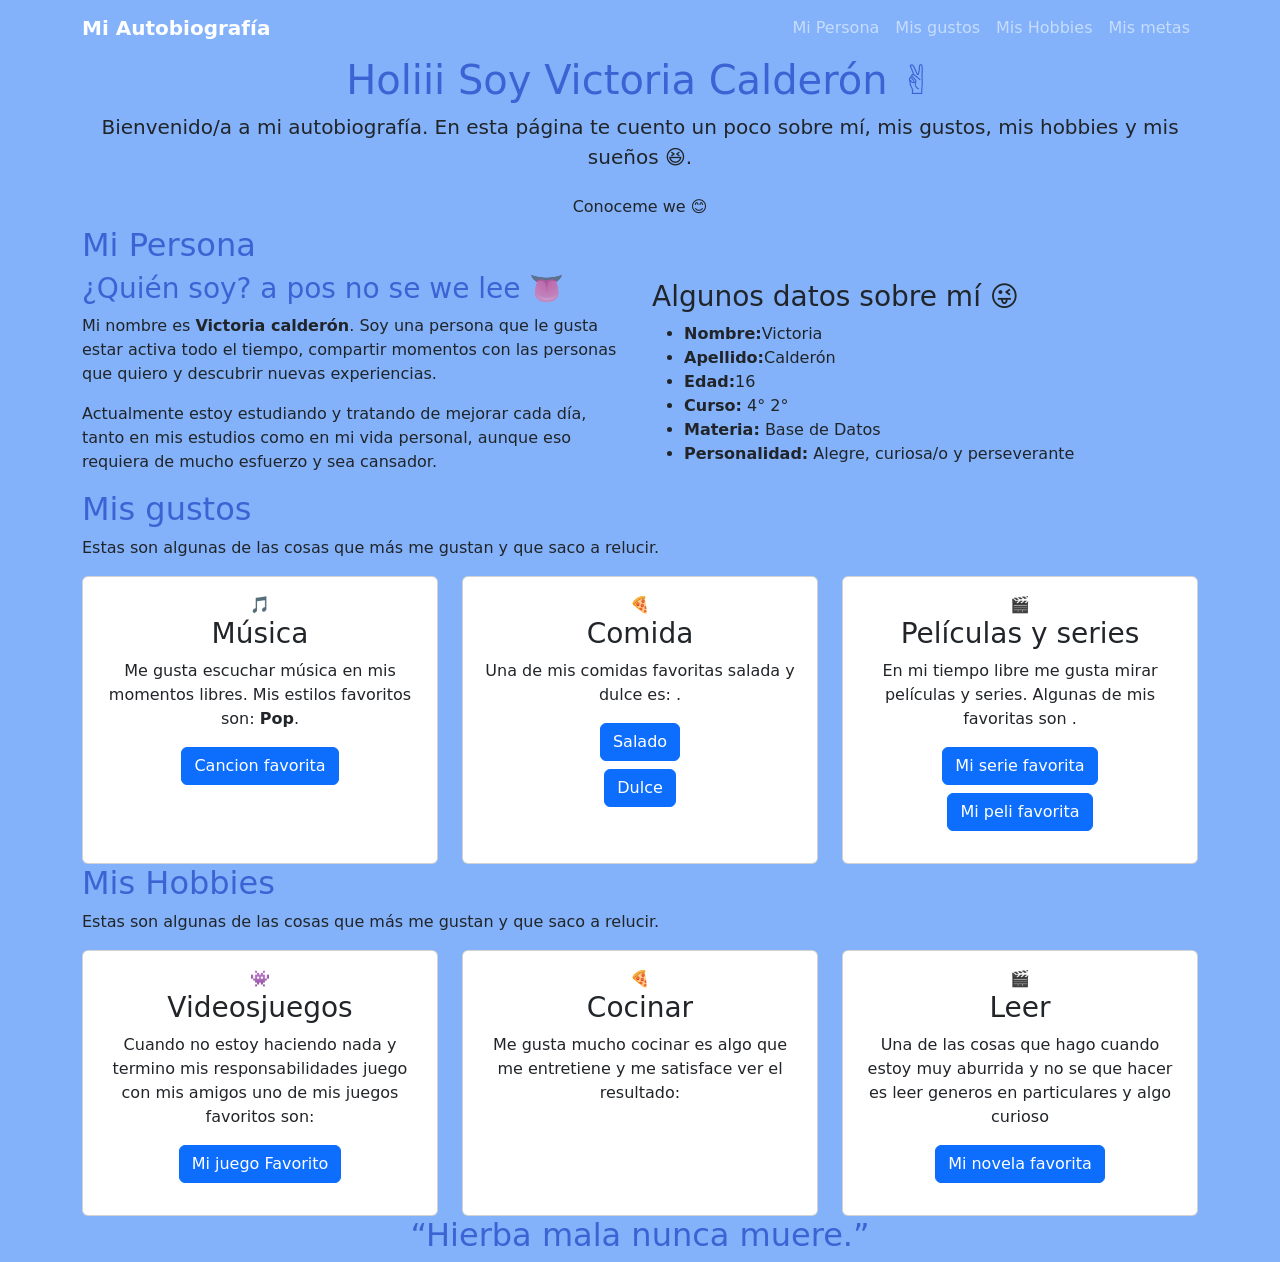
<file: hola/index.html>
<!DOCTYPE html>
<html lang="es">
<head>
    <meta charset="UTF-8">
    <meta name="viewport" content="width=device-width, initial-scale=1.0">
    <title>Mi Autobiografía</title>
    <link href="https://cdn.jsdelivr.net/npm/bootstrap@5.3.8/dist/css/bootstrap.min.css" rel="stylesheet" integrity="sha384-sRIl4kxILFvY47J16cr9ZwB07vP4J8+LH7qKQnuqkuIAvNWLzeN8tE5YBujZqJLB" crossorigin="anonymous">
    <link rel="stylesheet" href="Estilo.css">
</head>




<body>


    <nav class="navbar navbar-expand-lg navbar-dark">
        <div class="container">
            <a class="navbar-brand fw-bold" href="#">Mi Autobiografía</a>


            <button class="navbar-toggler" type="button" data-bs-toggle="collapse"
                    data-bs-target="#menu" aria-controls="menu" aria-expanded="false"
                    aria-label="Mostrar menú">
                <span class="navbar-toggler-icon"></span>
            </button>


            <div class="collapse navbar-collapse" id="menu">
                <ul class="navbar-nav ms-auto">
                    <li class="nav-item">
                        <a class="nav-link" href="#Mi-Persona">Mi Persona</a>
                    </li>
                    <li class="nav-item">
                        <a class="nav-link" href="#Mis Gustos">Mis gustos</a>
                    </li>
                    <li class="nav-item">
                        <a class="nav-link" href="#Mis Hobbies"> Mis Hobbies</a>
                    </li>
                    <li class="nav-item">
                        <a class="nav-link" href="#Mis Metas">Mis metas</a>
                    </li>
                </ul>
            </div>
        </div>
    </nav>


    <header class="hero">
        <div class="container text-center">


            <h1>Holiii Soy <span>Victoria Calderón ✌️</span></h1>
            <p class="lead">
                Bienvenido/a a mi autobiografía. En esta página te cuento un poco
                sobre mí, mis gustos, mis hobbies y mis sueños 😆.
            </p>


            <a href="#Mi-Persona" class="btn btn-principal">Conoceme we 😊</a>
        </div>
    </header>


    <section id="Mi-Persona" class="seccion">
        <div class="container">
            <h2 class="titulo-seccion">Mi Persona</h2>


            <div class="row align-items-center g-4">
                <div class="col-md-6">
                    <div class="tarjeta">
                        <h3>¿Quién soy? a pos no se we lee 👅</h3>
                        <p>
                            Mi nombre es <strong>Victoria calderón</strong>. Soy una persona
                            que le gusta estar activa todo el tiempo, compartir momentos
                            con las personas que quiero y descubrir nuevas experiencias.
                        </p>
                       
                        <p>
                            Actualmente estoy estudiando y tratando de mejorar cada día,
                            tanto en mis estudios como en mi vida personal, aunque eso requiera de mucho esfuerzo y sea cansador.
                        </p>
                    </div>
                </div>


                <div class="col-md-6">
                    <div class="datos">
                        <h3>Algunos datos sobre mí 😜</h3>
                        <ul>
                            <li><strong>Nombre:</strong>Victoria</li>
                            <li><strong>Apellido:</strong>Calderón</li>
                            <li><strong>Edad:</strong>16</li>
                            <li><strong>Curso:</strong> 4° 2°</li>
                            <li><strong>Materia:</strong> Base de Datos</li>
                            <li><strong>Personalidad:</strong> Alegre, curiosa/o y perseverante</li>
                        </ul>
                    </div>
                </div>
            </div>
        </div>
    </section>




    <section id="gustos" class="seccion seccion-clara">
        <div class="container">
            <h2 class="titulo-seccion">Mis gustos</h2>
           
            <p class="texto-centro">
                Estas son algunas de las cosas que más me gustan y que saco a relucir.
            </p>


            <div class="row g-4">
                <div class="col-md-4">
                    <div class="card tarjeta-bootstrap h-100">
                        <div class="card-body text-center">
                            <div class="icono">🎵</div>
                            <h3 class="card-title">Música</h3>
                           
                            <p class="card-text">
                                Me gusta escuchar música en mis momentos libres.
                                Mis estilos favoritos son: <strong>Pop</strong>.
                            </p>
                           
                            <div class="d-grid gap-2">
                                <a href="https://www.youtube.com/watch?v=nKolKgKnjRk&list=RDnKolKgKnjRk&start_radio=1"><button class="btn btn-primary" type="button">Cancion favorita</button></a>
                          </div>
                        </div>
                    </div>
                </div>


                <div class="col-md-4">
                    <div class="card tarjeta-bootstrap h-100">
                        <div class="card-body text-center">
                            <div class="icono">🍕</div>
                            <h3 class="card-title">Comida</h3>
                           
                            <p class="card-text">
                                Una de mis comidas favoritas salada y dulce es: <strong></strong>.
                            <div class="d-grid gap-2">
                                <a href="https://www.youtube.com/watch?v=8h-EWdPvhnM&t=821s"><button class="btn btn-primary" type="button">Salado</button></a>
                                <a href="https://www.youtube.com/watch?v=YVO9rgrtLoE"><button class="btn btn-primary" type="button">Dulce</button></a>
                            </div>
                           </p>
                       
                        </div>
                    </div>
                </div>


                <div class="col-md-4">
                    <div class="card tarjeta-bootstrap h-100">
                        <div class="card-body text-center">
                            <div class="icono">🎬</div>
                               <h3 class="card-title">Películas y series</h3>
                                 
                             <p class="card-text">
                                En mi tiempo libre me gusta mirar películas y series.
                                Algunas de mis favoritas son <strong></strong>.
                                <div class="d-grid gap-2">
                                  <a href="https://www.google.com/search?q=twd&oq=twd&gs_lcrp=EgZjaHJvbWUqBwgAEAAYjwIyBwgAEAAYjwIyCggBEC4YsQMYgAQyBwgCEAAYgAQyDQgDEC4YgwEYsQMYgAQyBwgEEC4YgAQyBwgFEC4YgAQyBwgGEAAYgAQyBggHEEUYPNIBBzczM2owajeoAgCwAgA&sourceid=chrome&ie=UTF-8"><button class="btn btn-primary" type="button">Mi serie favorita</button></a>
                                  <a href="https://www.google.com/search?q=transformes&sca_esv=b21e0fc4ad4b3263&sxsrf=APpeQnuHOxbihemKGttH9Gu71hEHdyYTJQ%3A1786477146430&ei=Wnp7arj-GLXr1AGho-LoBQ&biw=1920&bih=919&ved=0ahUKEwi4k9j9qZmWAxW1NTUKHaGRGF0Q4dUDCBA&uact=5&oq=transformes&gs_lp=[base64]&sclient=gws-wiz-serp"><button class="btn btn-primary" type="button">Mi peli favorita</button></a>
                                </div>
                             </p>
                        </div>
                    </div>
                </div>
            </div>
        </div>
    </section>




    <section id="gustos" class="seccion seccion-clara">
        <div class="container">
            <h2 class="titulo-seccion">Mis Hobbies</h2>
            <p class="texto-centro">
                Estas son algunas de las cosas que más me gustan y que saco a relucir.
            </p>
           
            <div class="row g-4">
                <div class="col-md-4">
                    <div class="card tarjeta-bootstrap h-100">
                        <div class="card-body text-center">
                            <div class="icono">👾​</div>
                            <h3 class="card-title">Videosjuegos</h3>
                            <p class="card-text">
                                Cuando no estoy haciendo nada y  termino mis responsabilidades juego con mis amigos uno de mis juegos favoritos son:</p>
                            <div class="d-grid gap-2">
                                <a href="https://share.google/MzefjEH3xG55uyMxc"><button class="btn btn-primary" type="button">Mi juego Favorito</button></a>
                          </div>
                        </div>
                    </div>
                </div>




                <div class="col-md-4">
                    <div class="card tarjeta-bootstrap h-100">
                        <div class="card-body text-center">
                            <div class="icono">🍕</div>
                            <h3 class="card-title">Cocinar</h3>
                            <p class="card-text">
                               Me gusta mucho cocinar es algo que me entretiene y me satisface ver el resultado: <strong></strong>
                            </p>
                        </div>
                    </div>
                </div>








                <div class="col-md-4">
                    <div class="card tarjeta-bootstrap h-100">
                        <div class="card-body text-center">
                            <div class="icono">🎬</div>
                              <h3 class="card-title">Leer</h3>
                               <p class="card-text">
                                  Una de las cosas que hago cuando estoy muy aburrida y no se que hacer es leer generos en particulares y algo curioso<strong></strong><div class="d-grid gap-2">
                                <a href="https://share.google/UWBaCkhPKQQZcqdIR"><button class="btn btn-primary" type="button">Mi novela favorita</button></a>
                            </div>
                            </p>
                        </div>
                    </div>
                </div>
            </div>
        </div>
    </section>




    <section class="frase">
        <div class="container text-center">
            <h2>“Hierba mala nunca muere.”</h2>
        </div>
    </section>


    <script src="https://cdn.jsdelivr.net/npm/bootstrap@5.3.3/dist/js/bootstrap.bundle.min.js"></script>


</body>
</html>
</file>
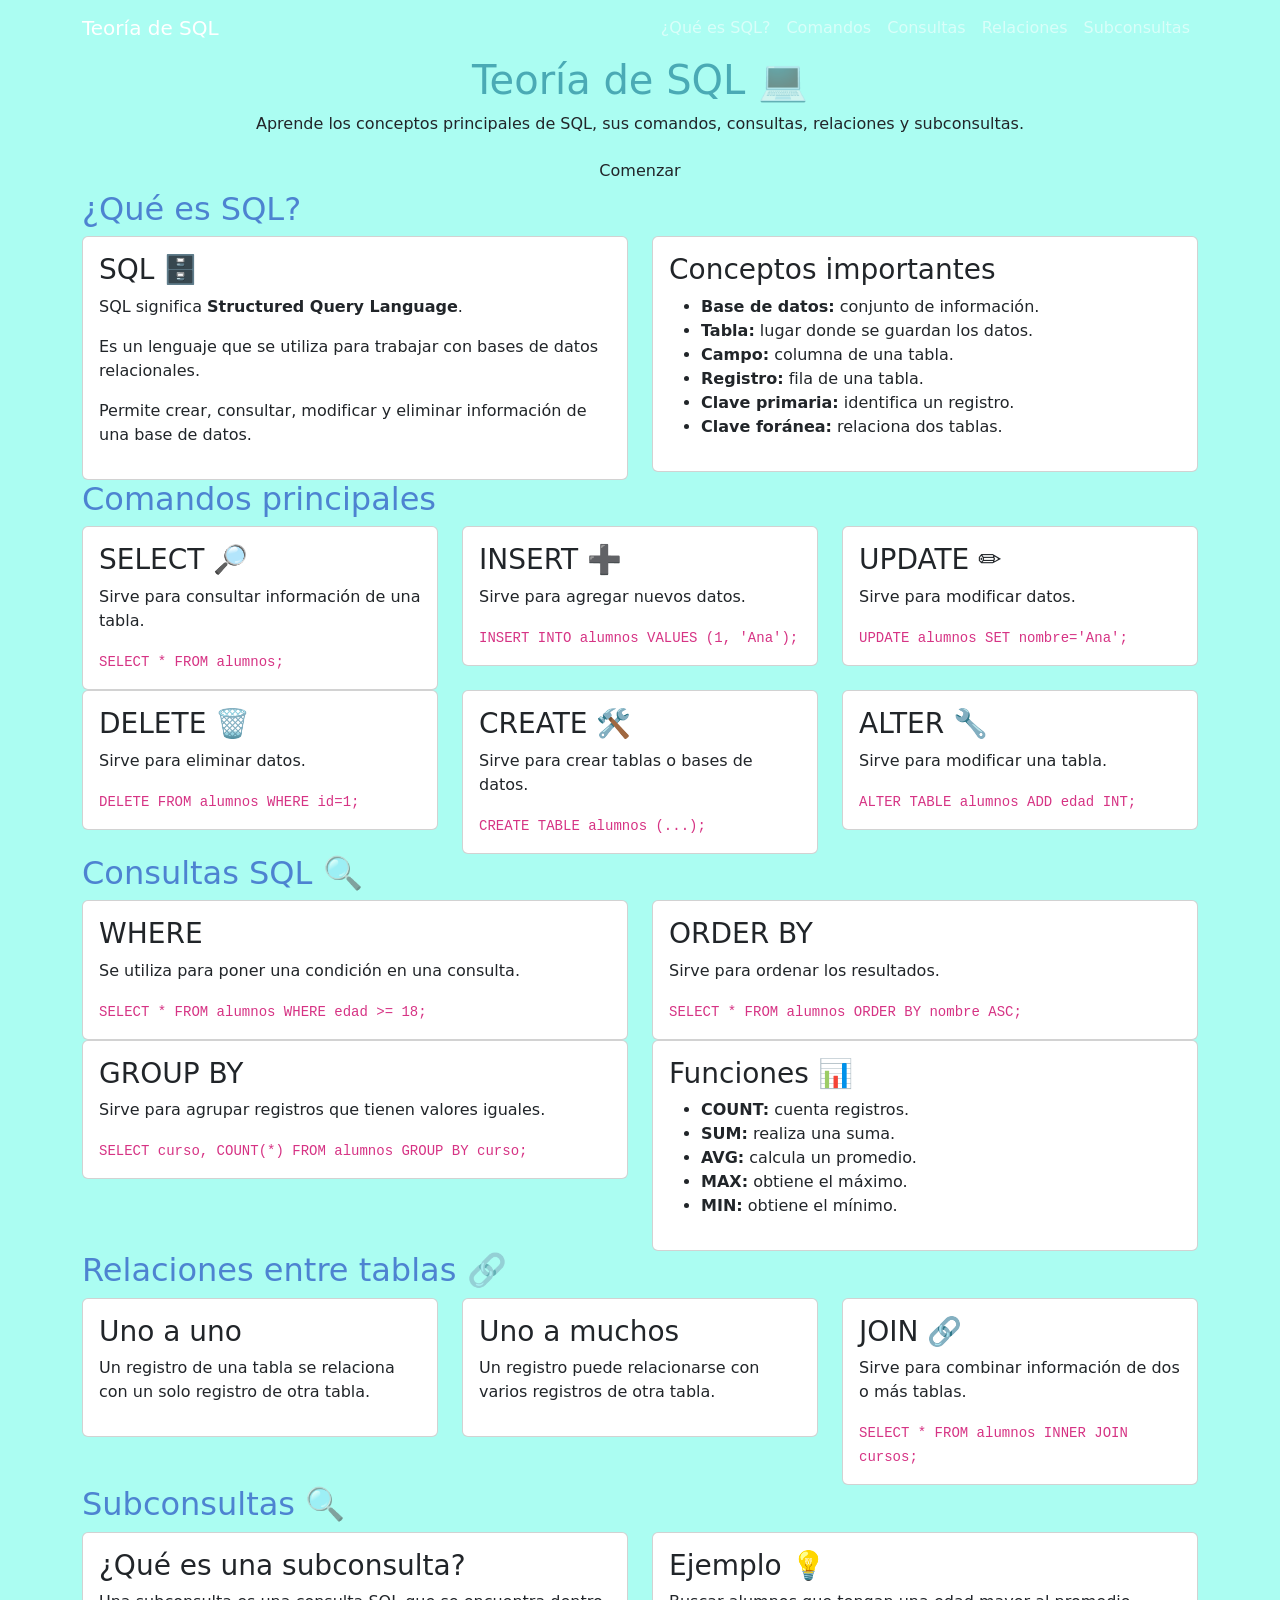
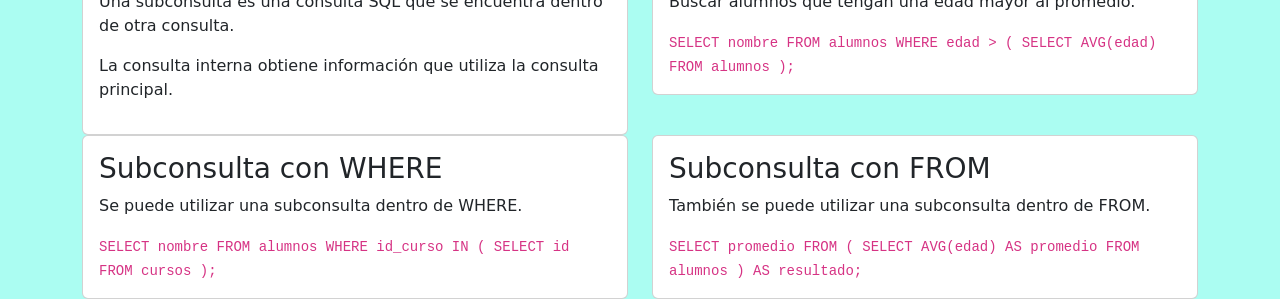
<file: Pagina de SQL/index.HTML>
<!DOCTYPE html>
<html lang="es">

<head>
    <meta charset="UTF-8">
    <meta name="viewport" content="width=device-width, initial-scale=1.0">

    <title>Teoría de SQL</title>

    <!-- Bootstrap -->
    <link href="https://cdn.jsdelivr.net/npm/bootstrap@5.3.8/dist/css/bootstrap.min.css"
          rel="stylesheet">

    <!-- Mi CSS -->
    <link rel="stylesheet" href="Estilo.css">
</head>

<body>

    <!-- MENÚ -->
    <nav class="navbar navbar-expand-lg navbar-dark">

        <div class="container">

            <a class="navbar-brand" href="#">
                Teoría de SQL
            </a>

            <button class="navbar-toggler" type="button"
                    data-bs-toggle="collapse"
                    data-bs-target="#menu">

                <span class="navbar-toggler-icon"></span>

            </button>

            <div class="collapse navbar-collapse" id="menu">

                <ul class="navbar-nav ms-auto">

                    <li class="nav-item">
                        <a class="nav-link" href="#sql">
                            ¿Qué es SQL?
                        </a>
                    </li>

                    <li class="nav-item">
                        <a class="nav-link" href="#comandos">
                            Comandos
                        </a>
                    </li>

                    <li class="nav-item">
                        <a class="nav-link" href="#consultas">
                            Consultas
                        </a>
                    </li>

                    <li class="nav-item">
                        <a class="nav-link" href="#relaciones">
                            Relaciones
                        </a>
                    </li>

                    <li class="nav-item">
                        <a class="nav-link" href="#subconsultas">
                            Subconsultas
                        </a>
                    </li>

                </ul>

            </div>

        </div>

    </nav>


    <!-- PORTADA -->
    <header class="hero">

        <div class="container text-center">

            <h1>
                Teoría de <span>SQL 💻</span>
            </h1>

            <p>
                Aprende los conceptos principales de SQL,
                sus comandos, consultas, relaciones y subconsultas.
            </p>

            <a href="#sql" class="btn btn-principal">
                Comenzar
            </a>

        </div>

    </header>


    <!-- ¿QUÉ ES SQL? -->
    <section id="sql" class="seccion">

        <div class="container">

            <h2 class="titulo-seccion">
                ¿Qué es SQL?
            </h2>

            <div class="row">

                <div class="col-md-6">

                    <div class="card">

                        <div class="card-body">

                            <h3>SQL 🗄️</h3>

                            <p>
                                SQL significa
                                <strong>Structured Query Language</strong>.
                            </p>

                            <p>
                                Es un lenguaje que se utiliza para trabajar
                                con bases de datos relacionales.
                            </p>

                            <p>
                                Permite crear, consultar, modificar y eliminar
                                información de una base de datos.
                            </p>

                        </div>

                    </div>

                </div>


                <div class="col-md-6">

                    <div class="card">

                        <div class="card-body">

                            <h3>Conceptos importantes</h3>

                            <ul>

                                <li>
                                    <strong>Base de datos:</strong>
                                    conjunto de información.
                                </li>

                                <li>
                                    <strong>Tabla:</strong>
                                    lugar donde se guardan los datos.
                                </li>

                                <li>
                                    <strong>Campo:</strong>
                                    columna de una tabla.
                                </li>

                                <li>
                                    <strong>Registro:</strong>
                                    fila de una tabla.
                                </li>

                                <li>
                                    <strong>Clave primaria:</strong>
                                    identifica un registro.
                                </li>

                                <li>
                                    <strong>Clave foránea:</strong>
                                    relaciona dos tablas.
                                </li>

                            </ul>

                        </div>

                    </div>

                </div>

            </div>

        </div>

    </section>


    <!-- COMANDOS -->
    <section id="comandos" class="seccion seccion-clara">

        <div class="container">

            <h2 class="titulo-seccion">
                Comandos principales
            </h2>

            <div class="row">


                <!-- SELECT -->
                <div class="col-md-4">

                    <div class="card">

                        <div class="card-body">

                            <h3>SELECT 🔎</h3>

                            <p>
                                Sirve para consultar información
                                de una tabla.
                            </p>

                            <code>
                                SELECT * FROM alumnos;
                            </code>

                        </div>

                    </div>

                </div>


                <!-- INSERT -->
                <div class="col-md-4">

                    <div class="card">

                        <div class="card-body">

                            <h3>INSERT ➕</h3>

                            <p>
                                Sirve para agregar nuevos datos.
                            </p>

                            <code>
                                INSERT INTO alumnos VALUES (1, 'Ana');
                            </code>

                        </div>

                    </div>

                </div>


                <!-- UPDATE -->
                <div class="col-md-4">

                    <div class="card">

                        <div class="card-body">

                            <h3>UPDATE ✏️</h3>

                            <p>
                                Sirve para modificar datos.
                            </p>

                            <code>
                                UPDATE alumnos SET nombre='Ana';
                            </code>

                        </div>

                    </div>

                </div>


                <!-- DELETE -->
                <div class="col-md-4">

                    <div class="card">

                        <div class="card-body">

                            <h3>DELETE 🗑️</h3>

                            <p>
                                Sirve para eliminar datos.
                            </p>

                            <code>
                                DELETE FROM alumnos WHERE id=1;
                            </code>

                        </div>

                    </div>

                </div>


                <!-- CREATE -->
                <div class="col-md-4">

                    <div class="card">

                        <div class="card-body">

                            <h3>CREATE 🛠️</h3>

                            <p>
                                Sirve para crear tablas
                                o bases de datos.
                            </p>

                            <code>
                                CREATE TABLE alumnos (...);
                            </code>

                        </div>

                    </div>

                </div>


                <!-- ALTER -->
                <div class="col-md-4">

                    <div class="card">

                        <div class="card-body">

                            <h3>ALTER 🔧</h3>

                            <p>
                                Sirve para modificar una tabla.
                            </p>

                            <code>
                                ALTER TABLE alumnos ADD edad INT;
                            </code>

                        </div>

                    </div>

                </div>

            </div>

        </div>

    </section>


    <!-- CONSULTAS -->
    <section id="consultas" class="seccion">

        <div class="container">

            <h2 class="titulo-seccion">
                Consultas SQL 🔍
            </h2>

            <div class="row">


                <!-- WHERE -->
                <div class="col-md-6">

                    <div class="card">

                        <div class="card-body">

                            <h3>WHERE</h3>

                            <p>
                                Se utiliza para poner una condición
                                en una consulta.
                            </p>

                            <code>
                                SELECT * FROM alumnos
                                WHERE edad >= 18;
                            </code>

                        </div>

                    </div>

                </div>


                <!-- ORDER BY -->
                <div class="col-md-6">

                    <div class="card">

                        <div class="card-body">

                            <h3>ORDER BY</h3>

                            <p>
                                Sirve para ordenar los resultados.
                            </p>

                            <code>
                                SELECT * FROM alumnos
                                ORDER BY nombre ASC;
                            </code>

                        </div>

                    </div>

                </div>


                <!-- GROUP BY -->
                <div class="col-md-6">

                    <div class="card">

                        <div class="card-body">

                            <h3>GROUP BY</h3>

                            <p>
                                Sirve para agrupar registros
                                que tienen valores iguales.
                            </p>

                            <code>
                                SELECT curso, COUNT(*)
                                FROM alumnos
                                GROUP BY curso;
                            </code>

                        </div>

                    </div>

                </div>


                <!-- FUNCIONES -->
                <div class="col-md-6">

                    <div class="card">

                        <div class="card-body">

                            <h3>Funciones 📊</h3>

                            <ul>

                                <li>
                                    <strong>COUNT:</strong>
                                    cuenta registros.
                                </li>

                                <li>
                                    <strong>SUM:</strong>
                                    realiza una suma.
                                </li>

                                <li>
                                    <strong>AVG:</strong>
                                    calcula un promedio.
                                </li>

                                <li>
                                    <strong>MAX:</strong>
                                    obtiene el máximo.
                                </li>

                                <li>
                                    <strong>MIN:</strong>
                                    obtiene el mínimo.
                                </li>

                            </ul>

                        </div>

                    </div>

                </div>

            </div>

        </div>

    </section>


    <!-- RELACIONES -->
    <section id="relaciones" class="seccion seccion-clara">

        <div class="container">

            <h2 class="titulo-seccion">
                Relaciones entre tablas 🔗
            </h2>

            <div class="row">


                <!-- UNO A UNO -->
                <div class="col-md-4">

                    <div class="card">

                        <div class="card-body">

                            <h3>Uno a uno</h3>

                            <p>
                                Un registro de una tabla se relaciona
                                con un solo registro de otra tabla.
                            </p>

                        </div>

                    </div>

                </div>


                <!-- UNO A MUCHOS -->
                <div class="col-md-4">

                    <div class="card">

                        <div class="card-body">

                            <h3>Uno a muchos</h3>

                            <p>
                                Un registro puede relacionarse
                                con varios registros de otra tabla.
                            </p>

                        </div>

                    </div>

                </div>


                <!-- JOIN -->
                <div class="col-md-4">

                    <div class="card">

                        <div class="card-body">

                            <h3>JOIN 🔗</h3>

                            <p>
                                Sirve para combinar información
                                de dos o más tablas.
                            </p>

                            <code>
                                SELECT *
                                FROM alumnos
                                INNER JOIN cursos;
                            </code>

                        </div>

                    </div>

                </div>

            </div>

        </div>

    </section>


    <!-- SUBCONSULTAS -->
    <section id="subconsultas" class="seccion">

        <div class="container">

            <h2 class="titulo-seccion">
                Subconsultas 🔍
            </h2>

            <div class="row">


                <!-- DEFINICIÓN -->
                <div class="col-md-6">

                    <div class="card">

                        <div class="card-body">

                            <h3>¿Qué es una subconsulta?</h3>

                            <p>
                                Una subconsulta es una consulta SQL
                                que se encuentra dentro de otra consulta.
                            </p>

                            <p>
                                La consulta interna obtiene información
                                que utiliza la consulta principal.
                            </p>

                        </div>

                    </div>

                </div>


                <!-- EJEMPLO -->
                <div class="col-md-6">

                    <div class="card">

                        <div class="card-body">

                            <h3>Ejemplo 💡</h3>

                            <p>
                                Buscar alumnos que tengan una edad
                                mayor al promedio.
                            </p>

                            <code>
                                SELECT nombre
                                FROM alumnos
                                WHERE edad > (
                                SELECT AVG(edad)
                                FROM alumnos
                                );
                            </code>

                        </div>

                    </div>

                </div>


                <!-- WHERE -->
                <div class="col-md-6">

                    <div class="card">

                        <div class="card-body">

                            <h3>Subconsulta con WHERE</h3>

                            <p>
                                Se puede utilizar una subconsulta
                                dentro de WHERE.
                            </p>

                            <code>
                                SELECT nombre
                                FROM alumnos
                                WHERE id_curso IN (
                                SELECT id FROM cursos
                                );
                            </code>

                        </div>

                    </div>

                </div>


                <!-- FROM -->
                <div class="col-md-6">

                    <div class="card">

                        <div class="card-body">

                            <h3>Subconsulta con FROM</h3>

                            <p>
                                También se puede utilizar una subconsulta
                                dentro de FROM.
                            </p>

                            <code>
                                SELECT promedio
                                FROM (
                                SELECT AVG(edad) AS promedio
                                FROM alumnos
                                ) AS resultado;
                            </code>

                        </div>

                    </div>

                </div>

            </div>

        </div>

    </section>


    <!-- BOOTSTRAP -->
    <script src="https://cdn.jsdelivr.net/npm/bootstrap@5.3.3/dist/js/bootstrap.bundle.min.js"></script>

</body>

</html>
</file>
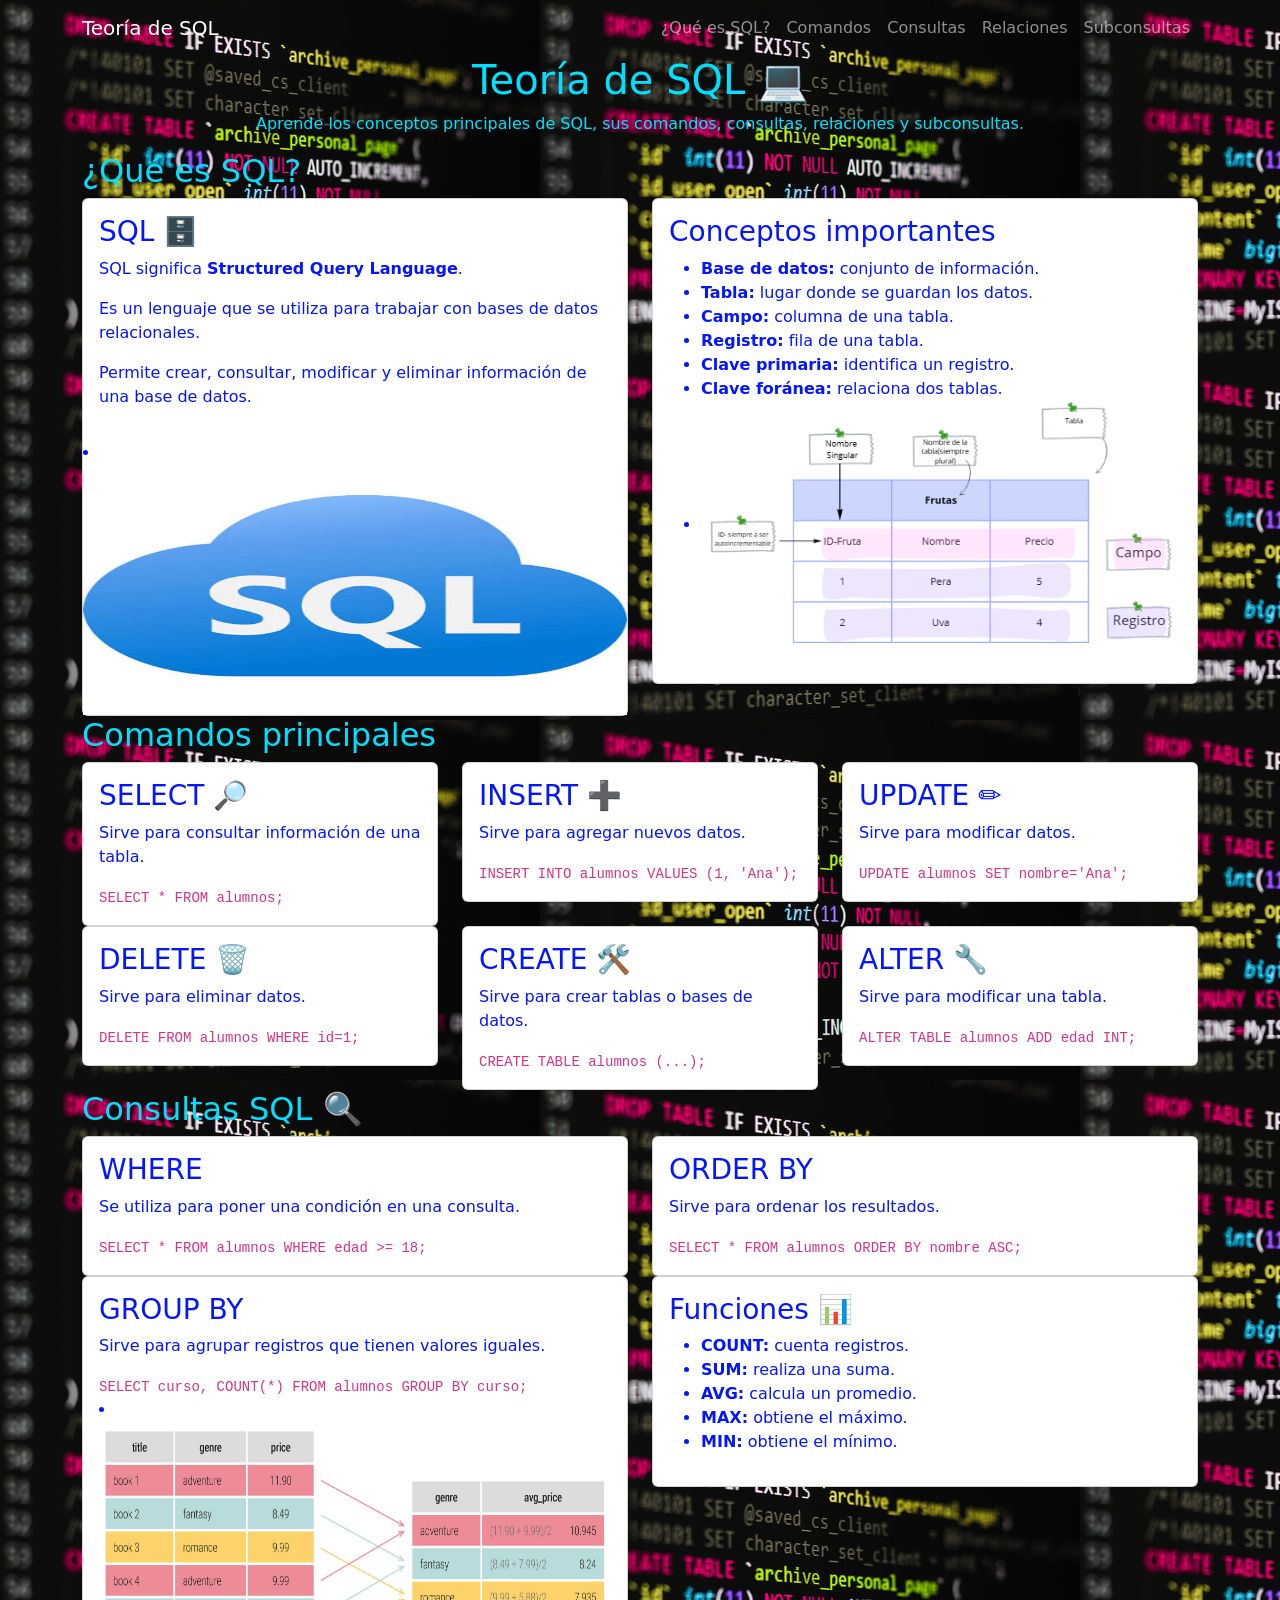
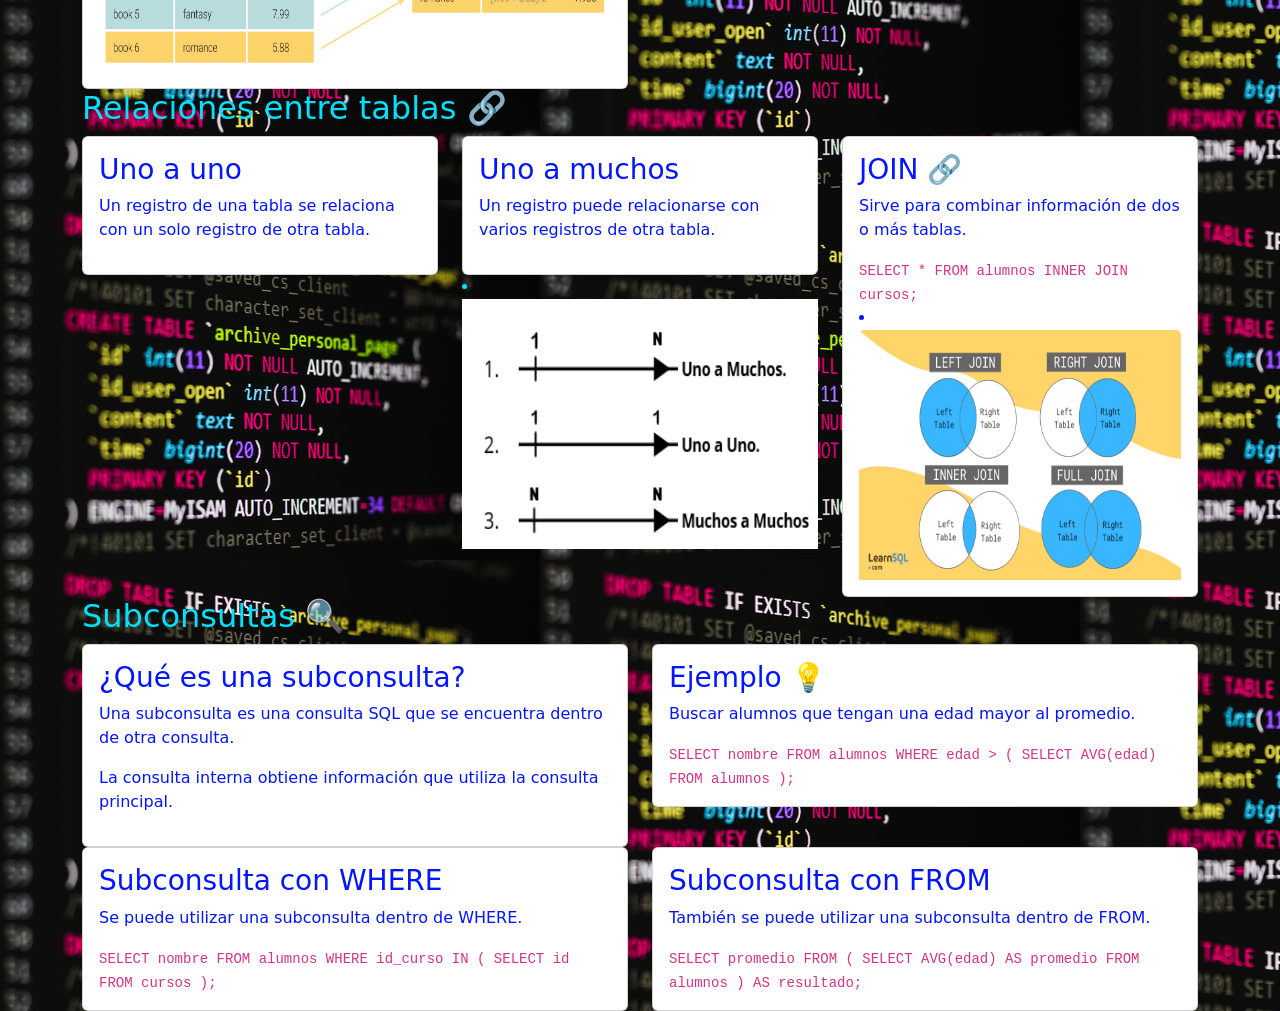
<file: Pagina de SQL/Pagina de SQL/index.HTML>
<!DOCTYPE html>
<html lang="es">

<head>
    <meta charset="UTF-8">
    <meta name="viewport" content="width=device-width, initial-scale=1.0">

    <title>Teoría de SQL</title>

    <!-- Bootstrap -->
    <link href="https://cdn.jsdelivr.net/npm/bootstrap@5.3.8/dist/css/bootstrap.min.css"
          rel="stylesheet">

    <!-- Mi CSS -->
    <link rel="stylesheet" href="Estilo.css">
</head>

<body>

    <!-- MENÚ -->
    <nav class="navbar navbar-expand-lg navbar-dark">

        <div class="container">

            <a class="navbar-brand" href="#">
                Teoría de SQL
            </a>

            <button class="navbar-toggler" type="button"
                    data-bs-toggle="collapse"
                    data-bs-target="#menu">

                <span class="navbar-toggler-icon"></span>

            </button>

            <div class="collapse navbar-collapse" id="menu">

                <ul class="navbar-nav ms-auto">

                    <li class="nav-item">
                        <a class="nav-link" href="#sql">
                            ¿Qué es SQL?
                        </a>
                    </li>

                    <li class="nav-item">
                        <a class="nav-link" href="#comandos">
                            Comandos
                        </a>
                    </li>

                    <li class="nav-item">
                        <a class="nav-link" href="#consultas">
                            Consultas
                        </a>
                    </li>

                    <li class="nav-item">
                        <a class="nav-link" href="#relaciones">
                            Relaciones
                        </a>
                    </li>

                    <li class="nav-item">
                        <a class="nav-link" href="#subconsultas">
                            Subconsultas
                        </a>
                    </li>

                </ul>

            </div>

        </div>

    </nav>


    <!-- PORTADA -->
    <header class="hero">

        <div class="container text-center">

            <h1>
                Teoría de <span>SQL 💻</span>
            </h1>

            <p>
                Aprende los conceptos principales de SQL,
                sus comandos, consultas, relaciones y subconsultas.
            </p>
    </header>

    <!-- ¿QUÉ ES SQL? -->
    <section id="sql" class="seccion">

        <div class="container">

            <h2 class="titulo-seccion">
                ¿Qué es SQL?
            </h2>

            <div class="row">

                <div class="col-md-6">

                    <div class="card">

                        <div class="card-body">

                            <h3>SQL 🗄️</h3>

                            <p>
                                SQL significa
                                <strong>Structured Query Language</strong>.
                            </p>

                            <p>
                                Es un lenguaje que se utiliza para trabajar
                                con bases de datos relacionales.
                            </p>

                            <p>
                                Permite crear, consultar, modificar y eliminar
                                información de una base de datos.
                            </p>

                        </div>
               <li>
                 <img src="sql.jpg" class="card-img-top" alt="SELECT en SQL">
                </li>
                    </div>

                </div>


                <div class="col-md-6">

                    <div class="card">

                        <div class="card-body">

                            <h3>Conceptos importantes</h3>

                            <ul>

                                <li>
                                    <strong>Base de datos:</strong>
                                    conjunto de información.
                                </li>

                                <li>
                                    <strong>Tabla:</strong>
                                    lugar donde se guardan los datos.
                                </li>

                                <li>
                                    <strong>Campo:</strong>
                                    columna de una tabla.
                                </li>

                                <li>
                                    <strong>Registro:</strong>
                                    fila de una tabla.
                                </li>

                                <li>
                                    <strong>Clave primaria:</strong>
                                    identifica un registro.
                                </li>

                                <li>
                                    <strong>Clave foránea:</strong>
                                    relaciona dos tablas.
                                </li>

                               <li>
                                    <img src="Conceptos importantes.png" class="card-img-top" alt="SELECT en SQL">
                                </li>
                            </ul>

                        </div>

                    </div>

                </div>

            </div>

        </div>

    </section>


    <!-- COMANDOS -->
    <section id="comandos" class="seccion seccion-clara">

        <div class="container">

            <h2 class="titulo-seccion">
                Comandos principales
            </h2>

            <div class="row">


                <!-- SELECT -->
                <div class="col-md-4">

                    <div class="card">

                        <div class="card-body">

                            <h3>SELECT 🔎</h3>

                            <p>
                                Sirve para consultar información
                                de una tabla.
                            </p>

                            <code>
                                SELECT * FROM alumnos;
                            </code>

                        </div>

                    </div>

                </div>


                <!-- INSERT -->
                <div class="col-md-4">

                    <div class="card">

                        <div class="card-body">

                            <h3>INSERT ➕</h3>

                            <p>
                                Sirve para agregar nuevos datos.
                            </p>

                            <code>
                                INSERT INTO alumnos VALUES (1, 'Ana');
                            </code>

                        </div>

                    </div>

                </div>


                <!-- UPDATE -->
                <div class="col-md-4">

                    <div class="card">

                        <div class="card-body">

                            <h3>UPDATE ✏️</h3>

                            <p>
                                Sirve para modificar datos.
                            </p>

                            <code>
                                UPDATE alumnos SET nombre='Ana';
                            </code>

                        </div>

                    </div>

                </div>


                <!-- DELETE -->
                <div class="col-md-4">

                    <div class="card">

                        <div class="card-body">

                            <h3>DELETE 🗑️</h3>

                            <p>
                                Sirve para eliminar datos.
                            </p>

                            <code>
                                DELETE FROM alumnos WHERE id=1;
                            </code>

                        </div>

                    </div>

                </div>


                <!-- CREATE -->
                <div class="col-md-4">

                    <div class="card">

                        <div class="card-body">

                            <h3>CREATE 🛠️</h3>

                            <p>
                                Sirve para crear tablas
                                o bases de datos.
                            </p>

                            <code>
                                CREATE TABLE alumnos (...);
                            </code>

                        </div>

                    </div>

                </div>


                <!-- ALTER -->
                <div class="col-md-4">

                    <div class="card">

                        <div class="card-body">

                            <h3>ALTER 🔧</h3>

                            <p>
                                Sirve para modificar una tabla.
                            </p>

                            <code>
                                ALTER TABLE alumnos ADD edad INT;
                            </code>

                        </div>

                    </div>

                </div>

            </div>

        </div>

    </section>


    <!-- CONSULTAS -->
    <section id="consultas" class="seccion">

        <div class="container">

            <h2 class="titulo-seccion">
                Consultas SQL 🔍
            </h2>

            <div class="row">


                <!-- WHERE -->
                <div class="col-md-6">

                    <div class="card">

                        <div class="card-body">

                            <h3>WHERE</h3>

                            <p>
                                Se utiliza para poner una condición
                                en una consulta.
                            </p>

                            <code>
                                SELECT * FROM alumnos
                                WHERE edad >= 18;
                            </code>

                        </div>

                    </div>

                </div>


                <!-- ORDER BY -->
                <div class="col-md-6">

                    <div class="card">

                        <div class="card-body">

                            <h3>ORDER BY</h3>

                            <p>
                                Sirve para ordenar los resultados.
                            </p>

                            <code>
                                SELECT * FROM alumnos
                                ORDER BY nombre ASC;
                            </code>

                        </div>

                    </div>

                </div>


                <!-- GROUP BY -->
                <div class="col-md-6">

                    <div class="card">

                        <div class="card-body">

                            <h3>GROUP BY</h3>

                            <p>
                                Sirve para agrupar registros
                                que tienen valores iguales.
                            </p>

                            <code>
                                SELECT curso, COUNT(*)
                                FROM alumnos
                                GROUP BY curso;
                            </code>
               <li>
                 <img src="GROUP_BY-avg.jpg" class="card-img-top" alt="SELECT en SQL">
                </li>
                        </div>

                    </div>

                </div>


                <!-- FUNCIONES -->
                <div class="col-md-6">

                    <div class="card">

                        <div class="card-body">

                            <h3>Funciones 📊</h3>

                            <ul>

                                <li>
                                    <strong>COUNT:</strong>
                                    cuenta registros.
                                </li>

                                <li>
                                    <strong>SUM:</strong>
                                    realiza una suma.
                                </li>

                                <li>
                                    <strong>AVG:</strong>
                                    calcula un promedio.
                                </li>

                                <li>
                                    <strong>MAX:</strong>
                                    obtiene el máximo.
                                </li>

                                <li>
                                    <strong>MIN:</strong>
                                    obtiene el mínimo.
                                </li>

                            </ul>

                        </div>

                    </div>

                </div>

            </div>

        </div>

    </section>


    <!-- RELACIONES -->
    <section id="relaciones" class="seccion seccion-clara">

        <div class="container">

            <h2 class="titulo-seccion">
                Relaciones entre tablas 🔗
            </h2>

            <div class="row">


                <!-- UNO A UNO -->
                <div class="col-md-4">

                    <div class="card">

                        <div class="card-body">

                            <h3>Uno a uno</h3>

                            <p>
                                Un registro de una tabla se relaciona
                                con un solo registro de otra tabla.
                            </p>

                        </div>

                    </div>

                </div>


                <!-- UNO A MUCHOS -->
                <div class="col-md-4">

                    <div class="card">

                        <div class="card-body">

                            <h3>Uno a muchos</h3>

                            <p>
                                Un registro puede relacionarse
                                con varios registros de otra tabla.
                            </p>

                        </div>

                    </div>
                <li>
                 <img src="RELACIONES.png" class="card-img-top" alt="SELECT en SQL">
                </li>
                </div>

                <!-- JOIN -->
                <div class="col-md-4">

                    <div class="card">

                        <div class="card-body">

                            <h3>JOIN 🔗</h3>

                            <p>
                                Sirve para combinar información
                                de dos o más tablas.
                            </p>

                            <code>
                                SELECT *
                                FROM alumnos
                                INNER JOIN cursos;
                            </code>

                        <li>
                           <img src="join.png" class="card-img-top" alt="SELECT en SQL">
                         </li>
                        </div>

                    </div>

                </div>

            </div>
        </div>
    </section>


    <!-- SUBCONSULTAS -->
    <section id="subconsultas" class="seccion">

        <div class="container">

            <h2 class="titulo-seccion">
                Subconsultas 🔍
            </h2>

            <div class="row">


                <!-- DEFINICIÓN -->
                <div class="col-md-6">

                    <div class="card">

                        <div class="card-body">

                            <h3>¿Qué es una subconsulta?</h3>

                            <p>
                                Una subconsulta es una consulta SQL
                                que se encuentra dentro de otra consulta.
                            </p>

                            <p>
                                La consulta interna obtiene información
                                que utiliza la consulta principal.
                            </p>

                        </div>

                    </div>

                </div>


                <!-- EJEMPLO -->
                <div class="col-md-6">

                    <div class="card">

                        <div class="card-body">

                            <h3>Ejemplo 💡</h3>

                            <p>
                                Buscar alumnos que tengan una edad
                                mayor al promedio.
                            </p>

                            <code>
                                SELECT nombre
                                FROM alumnos
                                WHERE edad > (
                                SELECT AVG(edad)
                                FROM alumnos
                                );
                            </code>

                        </div>

                    </div>

                </div>


                <!-- WHERE -->
                <div class="col-md-6">

                    <div class="card">

                        <div class="card-body">

                            <h3>Subconsulta con WHERE</h3>

                            <p>
                                Se puede utilizar una subconsulta
                                dentro de WHERE.
                            </p>

                            <code>
                                SELECT nombre
                                FROM alumnos
                                WHERE id_curso IN (
                                SELECT id FROM cursos
                                );
                            </code>

                        </div>

                    </div>

                </div>


                <!-- FROM -->
                <div class="col-md-6">

                    <div class="card">

                        <div class="card-body">

                            <h3>Subconsulta con FROM</h3>

                            <p>
                                También se puede utilizar una subconsulta
                                dentro de FROM.
                            </p>

                            <code>
                                SELECT promedio
                                FROM (
                                SELECT AVG(edad) AS promedio
                                FROM alumnos
                                ) AS resultado;
                            </code>

                        </div>

                    </div>

                </div>

            </div>

        </div>

    </section>


    <!-- BOOTSTRAP -->
    <script src="https://cdn.jsdelivr.net/npm/bootstrap@5.3.3/dist/js/bootstrap.bundle.min.js"></script>

</body>

</html>
</file>
<file: hola/Estilo.css>
body{
    background-color: rgb(131, 178, 250);
}

h1{
    color: rgb(9, 41, 184, 0.575); 
}

h2{
    color: rgb(9, 41, 184, 0.575);
}

h2{
    color: rgb(9, 41, 184, 0.575);
}

.presentacion h1 {
    color: rgb(9, 41, 184, 0.575);
}

.titulo-seccion {
    color: rgb(9, 41, 184, 0.575);
}

.tarjeta h3 {
    color: rgb(9, 41, 184, 0.575);
}

.tarjeta-gusto h3 {
    color: rgb(9, 41, 184, 0.575);
}
</file>
<file: Pagina de SQL/Estilo.css>
body{
    background-color: rgb(171, 253, 242);
}

h1{
    color: rgba(3, 109, 136, 0.575); 
}

h2{
    color: rgb(9, 41, 184, 0.575);
}

h2{
    color: rgb(9, 41, 184, 0.575);
}

.presentacion h1 {
    color: rgb(9, 41, 184, 0.575);
}

.titulo-seccion {
    color: rgb(9, 41, 184, 0.575);
}

.tarjeta h3 {
    color: rgb(9, 41, 184, 0.575);
}

.tarjeta-gusto h3 {
    color: rgb(9, 41, 184, 0.575);
}
</file>
<file: Pagina de SQL/Pagina de SQL/Estilo.css>
body {
    background-image: url("fondo.jpg");
}

body {
    color: rgb(0, 225, 255);
}

.card {
    color: rgb(4, 21, 255);
}

.card-img-top {
    width: 100%;
    height: 250px;
}
</file>
